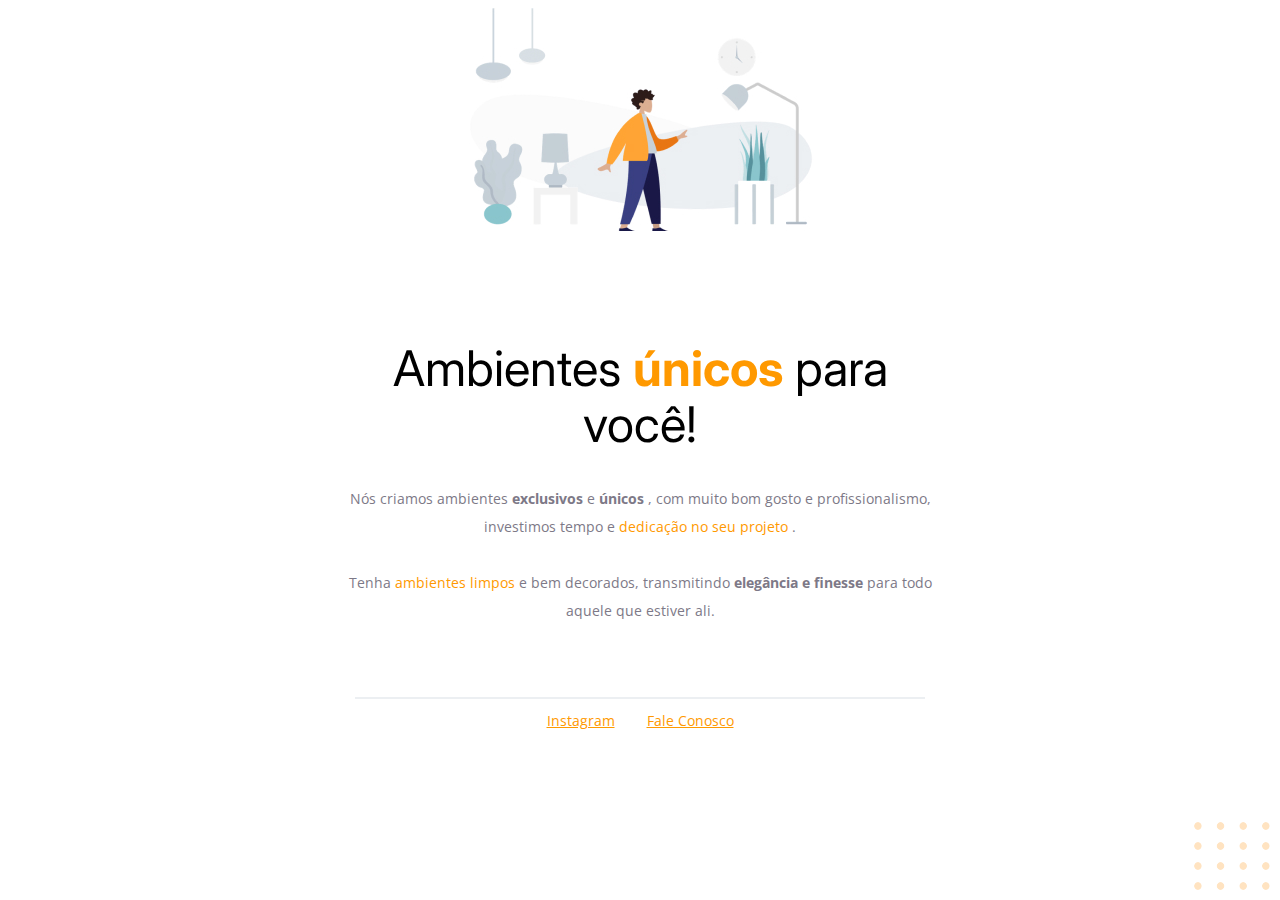
<file: project-01/index.html>
<!DOCTYPE html> 
<html lang="pt-br">
<head>
  <link rel="preconnect" href="https://fonts.googleapis.com">
  <link rel="preconnect" href="https://fonts.gstatic.com" crossorigin>
  
  <meta charset="UTF-8">  
  <meta name="viewport" content="width=device-width, initial-scale=1.0">
  
  <title>Móveis Customizados</title>
  
  <link href="https://fonts.googleapis.com/css2?family=Inter:wght@400;700&family=Open+Sans:wght@400;700&display=swap" rel="stylesheet">

  <link rel="stylesheet" href="style.css">
</head>
<body>
  
  <div id="hero">
    <img src="images/img1.jpeg" alt="Ilustração de um home com camisa amarela em uma sala com moveis">
    <h1>Ambientes <span>únicos</span> para você!</h1>
    <p>
      Nós criamos ambientes <strong>exclusivos</strong>  e 
      <strong>únicos</strong> , com muito bom gosto e 
      profissionalismo, investimos tempo e <span>dedicação no 
        seu projeto</span> .
      <br/>
      <br/>
      Tenha <span>ambientes limpos </span> e bem decorados, 
      transmitindo <strong>elegância e finesse</strong>  para todo aquele
      que estiver ali.
    </p>
  </div>

  <div id="footer">

    <div class="line"></div>

    <a target="_blank" href="https://instagram.com.br/moveislegais"> Instagram</a>
    <a href="mailto:contato@moveislegais.com.br">Fale Conosco</a>
    
  </div>

<img id="balls" src="images/balls.svg" alt="Bolinhas localizadas no canto inferior direito da tela">

</body>
</html>
</file>
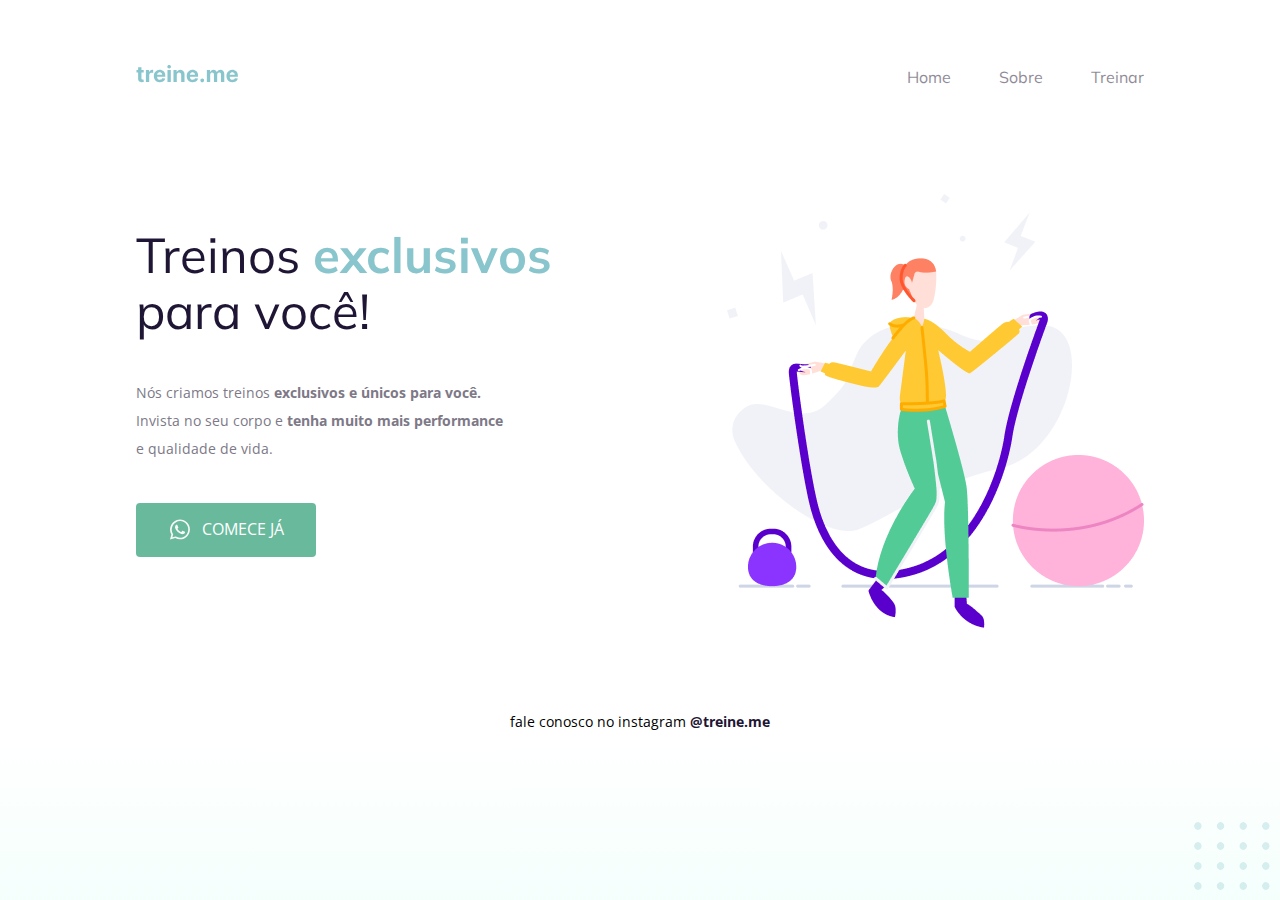
<file: project-02/index.html>
<!DOCTYPE html>
<html lang="pt-br">
  <head> 
    <link rel="preconnect" href="https://fonts.googleapis.com">
    <link rel="preconnect" href="https://fonts.gstatic.com" crossorigin>

    <meta charset="UTF-8" />
    <meta name="viewport" content="width=device-width, initial-scale=1.0" />
    <title>Treine me</title>

    <link href="https://fonts.googleapis.com/css2?family=Mulish:wght@400;700&family=Open+Sans:wght@400;700&display=swap" rel="stylesheet">

    <link rel="stylesheet" href="style.css">

  </head>
  <body>
    <div class="page">
      <nav>
          <a id="logo" href="#">
            <img src="images/logo.svg" alt="Treine.me" />
          </a>
          <ul>
            <li><a href="#">Home</a></li>
            <li><a href="#">Sobre</a></li>            
            <li><a href="#">Treinar</a></li>
          </ul>
      </nav>
      
      <main>
          <section>
            <h1>Treinos <span>exclusivos</span> para você!</h1>
            <p>
              Nós criamos treinos <strong>exclusivos e únicos para você.</strong></br>
              Invista no seu corpo e <strong>tenha muito mais performance</strong> </br>
              e qualidade de vida.
            </p>
            <button>              
              <img src="images/whats.svg" alt="Ícone do whatsapp">                
              Comece já
            </button>
          
          </section>

          <img src="images/img.png" alt="Desenho de uma mulher pulando corta numa academia.">
      </main>

      <footer>
          fale conosco no instagram <a href="https://instagram.com/treineme" target="_blank">@treine.me</a>
      </footer>
    </div>

    <img id="balls" src="images/balls.svg" alt="Bolinhas decorativas verdes no canto inferior direito da página.">

  </body>
</html>
</file>
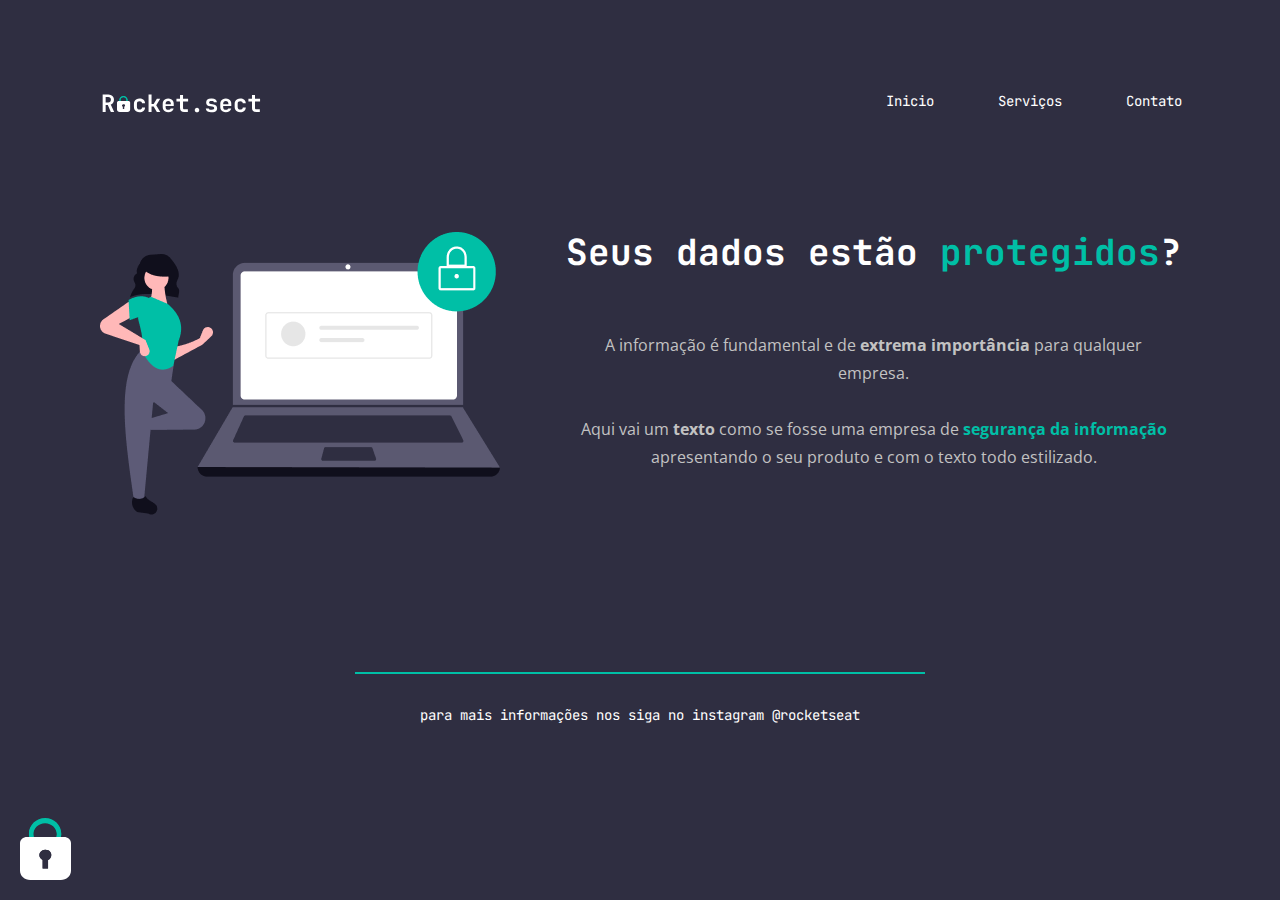
<file: project-03/index.html>
<!DOCTYPE html>
<html lang="pt-br" class="theme-light">
  <head> 
  <link rel="preconnect" href="https://fonts.googleapis.com">
  <link rel="preconnect" href="https://fonts.gstatic.com" crossorigin>
  <meta charset="UTF-8">  
  <meta name="viewport" content="width=device-width, initial-scale=1.0">

  <title>Desafio Avançado</title>
  
  <link href="https://fonts.googleapis.com/css2?family=JetBrains+Mono:wght@500;700&family=Open+Sans:wght@400;700&display=swap" rel="stylesheet">
  <link rel="stylesheet" href="style.css">
</head>
<body>
  
  <div id="page">

    <nav>
       <img src="images/logo.svg" alt="logo da rocketseat">      
      <ul>
        <li> <a href="#">Inicio</a> </li>
        <li> <a href="#">Serviços</a> </li>
        <li> <a href="#">Contato</a> </li>      
        
      </ul>
    </nav>


    <main>
      <img src="images/img1.png" alt="Desenho de mulher com camisa verde ao lado de um notebook do tamanho dela">
      
      <section>       
        <h1>Seus dados estão <span> protegidos</span>?</h1>
        <p>
          A informação é fundamental e de <strong>extrema importância </strong>  para qualquer </br> empresa. </br></br>
          Aqui vai um <strong>texto</strong>  como se fosse uma empresa de <strong><span>segurança da informação</span></strong> </br> apresentando o seu produto e com o texto todo estilizado.
        </p>
      </section>
  
    </main>
    
    <footer>
      <div id="line"></div>
      
      <p>para mais informações nos siga no instagram <a href="https://www.instagram.com/rocketseat_oficial/">@rocketseat</a></p>
      
    </footer>

    <img id="locker" src="images/padlock.svg" alt="imagem de um cadeado">

  </div>

</body>
</html>
</file>
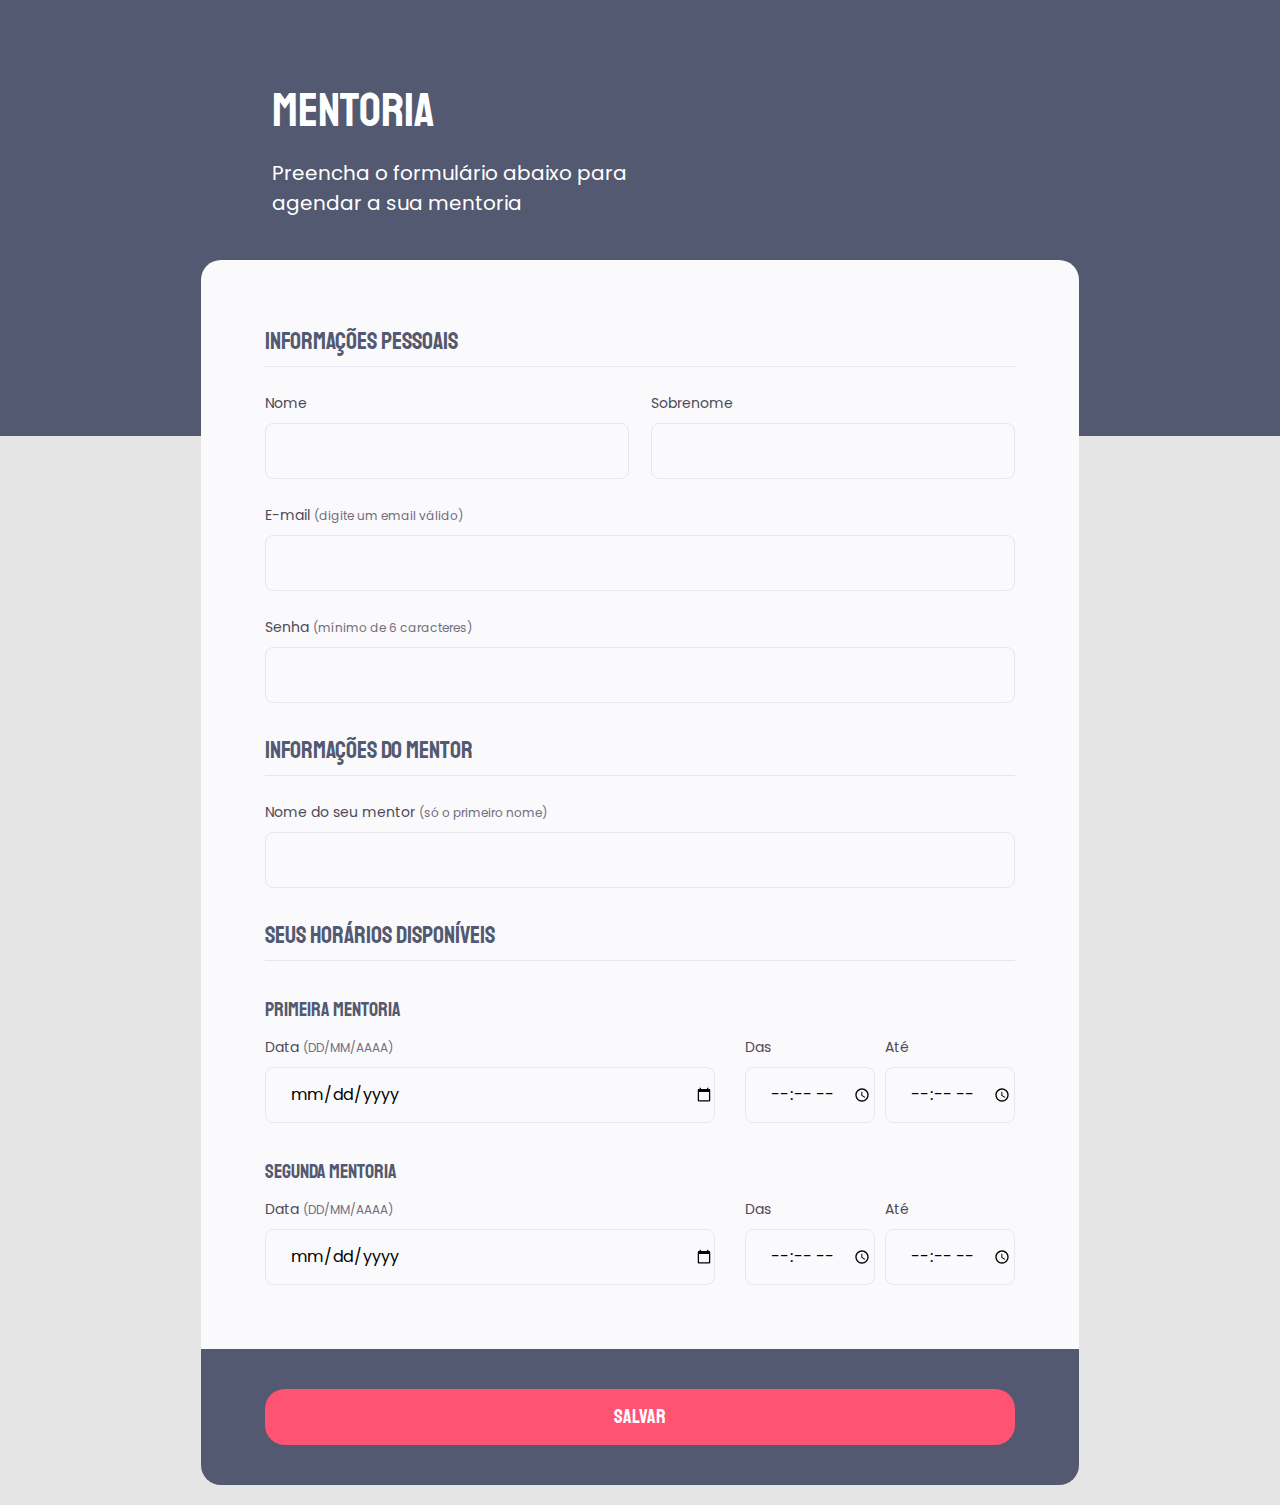
<file: project-04/index.html>
<!DOCTYPE html>
<html lang="pt-br">
<head>
  <link rel="preconnect" href="https://fonts.googleapis.com">
  <link rel="preconnect" href="https://fonts.gstatic.com" crossorigin>
  <meta charset="UTF-8">
  <meta name="viewport" content="width=device-width, initial-scale=1.0">
  
  <title>Mentoria</title>
  
  <link href="https://fonts.googleapis.com/css2?family=Poppins&family=Staatliches&display=swap" rel="stylesheet">

  <link rel="stylesheet" href="style.css" />



</head>
<body>
  
  <div class="page">
    
    <div class="header-content">
      <h1>Mentoria</h1>
      <p>Preencha o formulário abaixo para</br> agendar a sua mentoria</p>
    </div>    

    <form id="form-evento" >      
      <div class="form-content">
          <fieldset>            
            <legend>Informações pessoais</legend>

            <div class="col-2">
              <div class="input-wraper">
                <label for="person-name">Nome</label>
                <input type="text" id="person-name" placeholder=""  minlength="8" required />
              </div>
  
              <div class="input-wraper">
                <label for="person-lastname">Sobrenome </label>
                <input type="text" id="person-lastname" required/>
              </div>
            </div>            

            <div class="input-wraper">
              <label for="person-mail">E-mail <span>(digite um email válido)</span> </label>
              <input type="email" id="person-mail" />
            </div>

            <div class="input-wraper">
              <label for="person-password">Senha  <span>(mínimo de 6 caracteres)</span>  </label>
              <input type="password" id="person-password" />
            </div>
   

          </fieldset>


          <fieldset>            
            <legend>Informações do mentor</legend>

            <div class="input-wraper">
              <label for="mentor-name">Nome do seu mentor <span>(só o primeiro nome)</span> </label>
              <input type="text" id="mentor-name" />
            </div>

          </fieldset>


          <fieldset>            
            <legend>Seus horários disponíveis</legend>
            <label for="date-first-class" class="super-bold">Primeira mentoria </label>                
            <div class="input-wraper-row">
              
              <div class="input-wraper-line">
                
                <label for="date-first-class" >Data <span>(DD/MM/AAAA)</span> </label>
                <input type="date" id="date-first-class" />
              </div>

              <div class="input-wraper-line">              
                <label for="date-first-class" >Das  </label>
                <input type="time" id="time-begin" />
              </div>

              <div class="input-wraper-line">
                <label for="date-first-class" >Até  </label>
                <input type="time" id="time-end" />
              </div>
              
            </div>

            <label for="date-second-class" class="super-bold">Segunda mentoria </label>              
            <div class="input-wraper-row">              
              <div class="input-wraper-line">
                
                <label for="date-second-class" >Data <span>(DD/MM/AAAA)</span> </label>
                <input type="date" id="date-second-class" />
              </div>

              <div class="input-wraper-line">              
                <label for="date-second-class" >Das  </label>
                <input type="time" id="time-begin" />
              </div>

              <div class="input-wraper-line">
                <label for="date-second-class" >Até  </label>
                <input type="time" id="time-end" />
              </div>
              
            </div>

          </fieldset>

      

        </div>
    </form>

    <footer>
      <button form="form-evento" class="button"  type="submit" >Salvar </button>
    </footer>

  </div>


</body>
</html>
</file>
<file: project-01/style.css>
body{ 
  font-family: 'Open Sans', sans-serif;
  text-align: center;
}

#hero {
  width: 592px;
  margin: 0 auto 72px;
}

#hero img{
  margin-bottom: 72px;
}

h1  {
  font-family: 'Inter', sans-serif;
  font-size: 49px;
  line-height: 56px;
  font-weight: normal;
  margin-bottom: 32px;
}

h1 span {
  font-weight: bold;
}

span, a {
  color: #ff9900;

}

p, #footer {
  color: #7d7987;
  font-size: 14px;
  line-height: 28px;
}

#footer a + a {
  margin-left:  28px;
  
}

#footer {
  margin-bottom: 33px;
}

.line {
  width: 568px;
  margin: auto;
  margin-bottom: 8px;
  height: 0px;
  border: 1px solid #eceff2;
}

#balls {
  position: fixed;
  bottom: 0px;
  right: 0px;
}
</file>
<file: project-02/style.css>
body {
    margin: 0;
   
    font-family: "Open Sans", sans-serif;
  
    background: linear-gradient(180deg, rgba(227, 255, 248, 0) 82.08%, rgba(227, 255, 248, 0.38) 100%);
    min-height: 100vh;
  }
  
  .page {
    width: 1008px;
    
    margin: 0 auto;
    padding-top: 65px;
   
  }
  
  nav {
    display: flex;
    justify-content: space-between;
    align-items: center;
  
    margin-bottom: 106px;
  }
  
  main {
    display: flex;
    justify-content: space-between;
    
  }

  ul {
    display: flex;
    list-style: none;    
    gap: 48px;
    margin: 0;
    padding: 0;
  }
  
  a {
    color: #1f1534;
    text-decoration: none;
  }
  
  ul li a {
      opacity: 0.5;
  }
  
  ul li a:hover {
    font-weight: bold;
    opacity: 1;
  }
  
  h1,  ul {
    font-family: "Mulish", sans-serif;
  }
  
  h1 {
    font-size: 49px;
    line-height: 56px;
    color: #1f1534;
  
    font-weight: normal;
  
    width: 490px;
  }
  
  h1 span {
    color: #89c5cc;
    font-weight: bold;
  }
  
  section p {
    font-size: 14px;
    line-height: 28px;
    color: #7d7987;
    font-weight: 400;
    margin: 40px 0;
  }
  
  button {
    color: white;
    font-family: "Open Sans", sans-serif;
    font-size: 16px;

    text-transform: uppercase;
  
    background: #69B99D;
    border: 0;
    padding: 14px 32px 15px;
  
    display: flex;
    justify-content: center;
    align-items: center;
    gap: 10px;
  
    border-radius: 4px;
  
    cursor: pointer;
  }
  
  button:hover {
      background: #4EA788;
  }
  
  footer {
    font-size: 14px;
    line-height: 28px;
  
    text-align: center;
  
    margin-top: 80px;
  }
  
  footer a {
    font-weight: bold;
    
  }
  
  #balls {
    position: fixed;
      bottom: 0;
      right: 0;
  }
</file>
<file: project-03/style.css>
body{
  margin: 0 auto 0;
  background: #2F2E41;
  font-family: 'JetBrains Mono', monospace;  
} 


#page {
  width: 1083px;
  margin: 0 auto;
  text-align: center;
  color: #FFFFFF;
  
}

nav{ 
  padding: 71px 0 101px 0;
  display: flex;
  justify-content: space-between;
  align-items: center;  
}

ul {
  display: flex;
  list-style-type: none; 
  gap: 64px;
  
}

ul li {
  color: #FFFFFF;
  font-size: 14px;
  line-height: 28px;
}

ul li a{
  color: #FFFFFF;
  text-decoration: none;
}

ul li a:hover{
  color: #00BFA6;
}

p{
  font-family: 'Open Sans', sans-serif;
}

main {
  display: flex;
  justify-content:space-between;

}

section h1 {
  font-size: 36px;
  line-height: 40px;
  margin: 0;
}

section p{
  font-size: 16px;
  line-height: 28px;
  color: #C2C2C2;
  margin-top: 59px;
  
}

span {
  color: #00BFA6;
}

footer {
  margin-top: 157px;
  margin-bottom: 23px;
}

footer p{
  font-family: 'JetBrains Mono';
  font-size: 14px;
  line-height: 28px;
  padding-top:27px;
  margin: 0;
}

footer p a {
  text-decoration: none;
  color: #FFFFFF;
}

#line { 
  border: 1px solid #00BFA6;
  width: 568px;  
  margin: 0 auto;
}

#locker{
  position: fixed;
  bottom: 20px;
  left: 20px;
  fill: green;
}
</file>
<file: project-04/style.css>
*{
margin: 0;
padding: 0;
}

body{
  background: #E5E5E5;
  
}

body::before{
  content: "";
  position: absolute;
  width: 100%;
  height: 436px;
  left: 0px;
  top: 0px;
  background-color: #535971;
  z-index: -1;
}

.page{
  font-family: 'Poppins', sans-serif;
  
}

.header-content{  
  width: 736px;
  margin: 80px auto 42px;
}

.header-content h1{
  color: #FFFFFF;  
  font-family: 'Staatliches', cursive;  
  font-weight: 400;
  font-size: 48px;
  line-height: 60px;
}


.header-content p{
  margin-top: 18px;
  font-family: 'Poppins', sans-serif;
  
  font-weight: 400;
  font-size: 20px;
  line-height: 30px;
  color: #FFFFFF;
  
}

.form-content{
  background: #FAFAFC;
  border-radius: 20px 20px 0 0;
  width: 750px;
  margin: 0 auto;
  min-height: 750px;
  padding: 64px;
    
}

.form-content fieldset{
  border: none;    
  margin-bottom:  30px;
}

.form-content > fieldset:last-child{
  margin-bottom:  0px;
}

legend{
  font-family: 'Staatliches';
  font-weight: 400;
  font-size: 24px;
  line-height: 34px;
  padding-bottom:  8px;
  color: #535971;
  border-bottom: 1px solid #E6E6F0;
  width: 100%;

}

.col-2{
  display: flex;  
  gap: 22px;
}

.col-2 > div{
  width: 100%;
}

.input-wraper{
  
  margin-top: 24px;
  font-family: 'Poppins', sans-serif;  
  font-weight: 400;
  font-size: 14px;
  line-height: 24px;
  color: #4E4958;
  display: flex;
  flex-direction: column;
  gap: 8px;  

}

.input-wraper-line{
  
  margin-top: 8px;
  font-family: 'Poppins', sans-serif;  
  font-weight: 400;
  font-size: 14px;
  line-height: 24px;
  color: #4E4958;
  display: flex;
  flex-direction: column;
  gap: 8px;  

}

.input-wraper span, .input-wraper-line span{
  font-weight: 400;
  font-size: 12px;
  line-height: 20px;
  color: #726d7c;
}

.input-wraper input, .input-wraper textarea, .input-wraper select{
  background: #FAFAFC;
  font-family: 'Poppins', sans-serif;
  height: 56px;
  background: #FAFAFC;
  border: 1px solid #E6E6F0;
  box-sizing: border-box;
  border-radius: 8px;
  padding-left:  24px;
  font-weight: 400;
  font-size: 16px;
  line-height: 26px;

}

.input-wraper textarea{
  padding: 15px 24px;
  height: 168px;
}

.input-wraper select{
  appearance: none;    
  background-repeat: no-repeat;
  background-image: url("data:image/svg+xml,%3Csvg width='24' height='24' viewBox='0 0 24 24' fill='none' xmlns='http://www.w3.org/2000/svg'%3E%3Cpath d='M8 10L12 14L16 10' stroke='%239C98A6' stroke-width='1.5' stroke-linecap='round' stroke-linejoin='round'/%3E%3C/svg%3E%0A");
  text-decoration: none;
  background-position: right 24px top 16px;
  
}

.input-wraper-line input{
  background: #FAFAFC;
  font-family: 'Poppins', sans-serif;
  height: 56px;
  background: #FAFAFC;
  border: 1px solid #E6E6F0;
  box-sizing: border-box;
  border-radius: 8px;
  padding-left:  24px;
  font-weight: 400;
  font-size: 16px;
  line-height: 26px;
}

.input-wraper-row{
  display: flex;
  flex-direction: row;
  align-items: center;
  justify-content: space-between;
  gap: 10px;  
}

.input-wraper-row > div:first-child{
  width: 100%;
  margin-right: 20px;
}

.super-bold{
  font-family: 'Staatliches';
  font-size: 20px;
  line-height: 34px;
  color: #535971;
  margin-top: 32px;
  display: block;
}

.checkbox-wraper{
  margin-top: 24px;
  position: relative;
}

.checkbox-wraper label{
  font-family: 'Poppins';
  display: flex;
  gap: 16px;
  align-items: center;
  margin: 0;
  font-weight: 400;
  font-size: 14px;
  line-height: 24px;
  color: #4E4958;
}

.checkbox-wraper label::before{
  content: "";
  display: block;
  width: 24px;
  height: 24px;
  border: 1px solid #E6E6F0;
  border-radius: 8px;
  
  background-repeat: no-repeat;
  background-position: right 3px top 5px ;  
  
}

.checkbox-wraper input{
  position: absolute;
  opacity: 0;
}

.checkbox-wraper input:checked + label::before{
  background-image: url("data:image/svg+xml,%3Csvg width='18' height='14' viewBox='0 0 18 14' fill='none' xmlns='http://www.w3.org/2000/svg'%3E%3Cpath d='M6 11.17L1.83 7L0.410004 8.41L6 14L18 2L16.59 0.589996L6 11.17Z' fill='%2342D3FF'/%3E%3C/svg%3E%0A");
}

.checkbox-wraper input:focus + label::before{
  outline: 2px solid black;
}

.content-row{
  display:flex;
  gap: 20px;  
}

.content-row > div:nth-child(1){
  width: 100%;
}

footer{
  width:750px;  
  padding:40px 64px ;
  margin: 0 auto 10px;
  background: #535971;
  display: flex;
  border-radius: 0px 0px 20px 20px;
  margin-bottom:  20px;
}

footer .button{
  font-family: 'Staatliches';
  font-weight: 400;
  font-size: 20px;
  line-height: 26px;
  height:56px;
  width:100%;
  background: #FF5374;  
  color: #FFFFFF;
  border: 0;
  border-radius: 20px;

}

footer .button:hover{
  background: #FF5374;
  cursor: pointer;  
  
}
</file>
